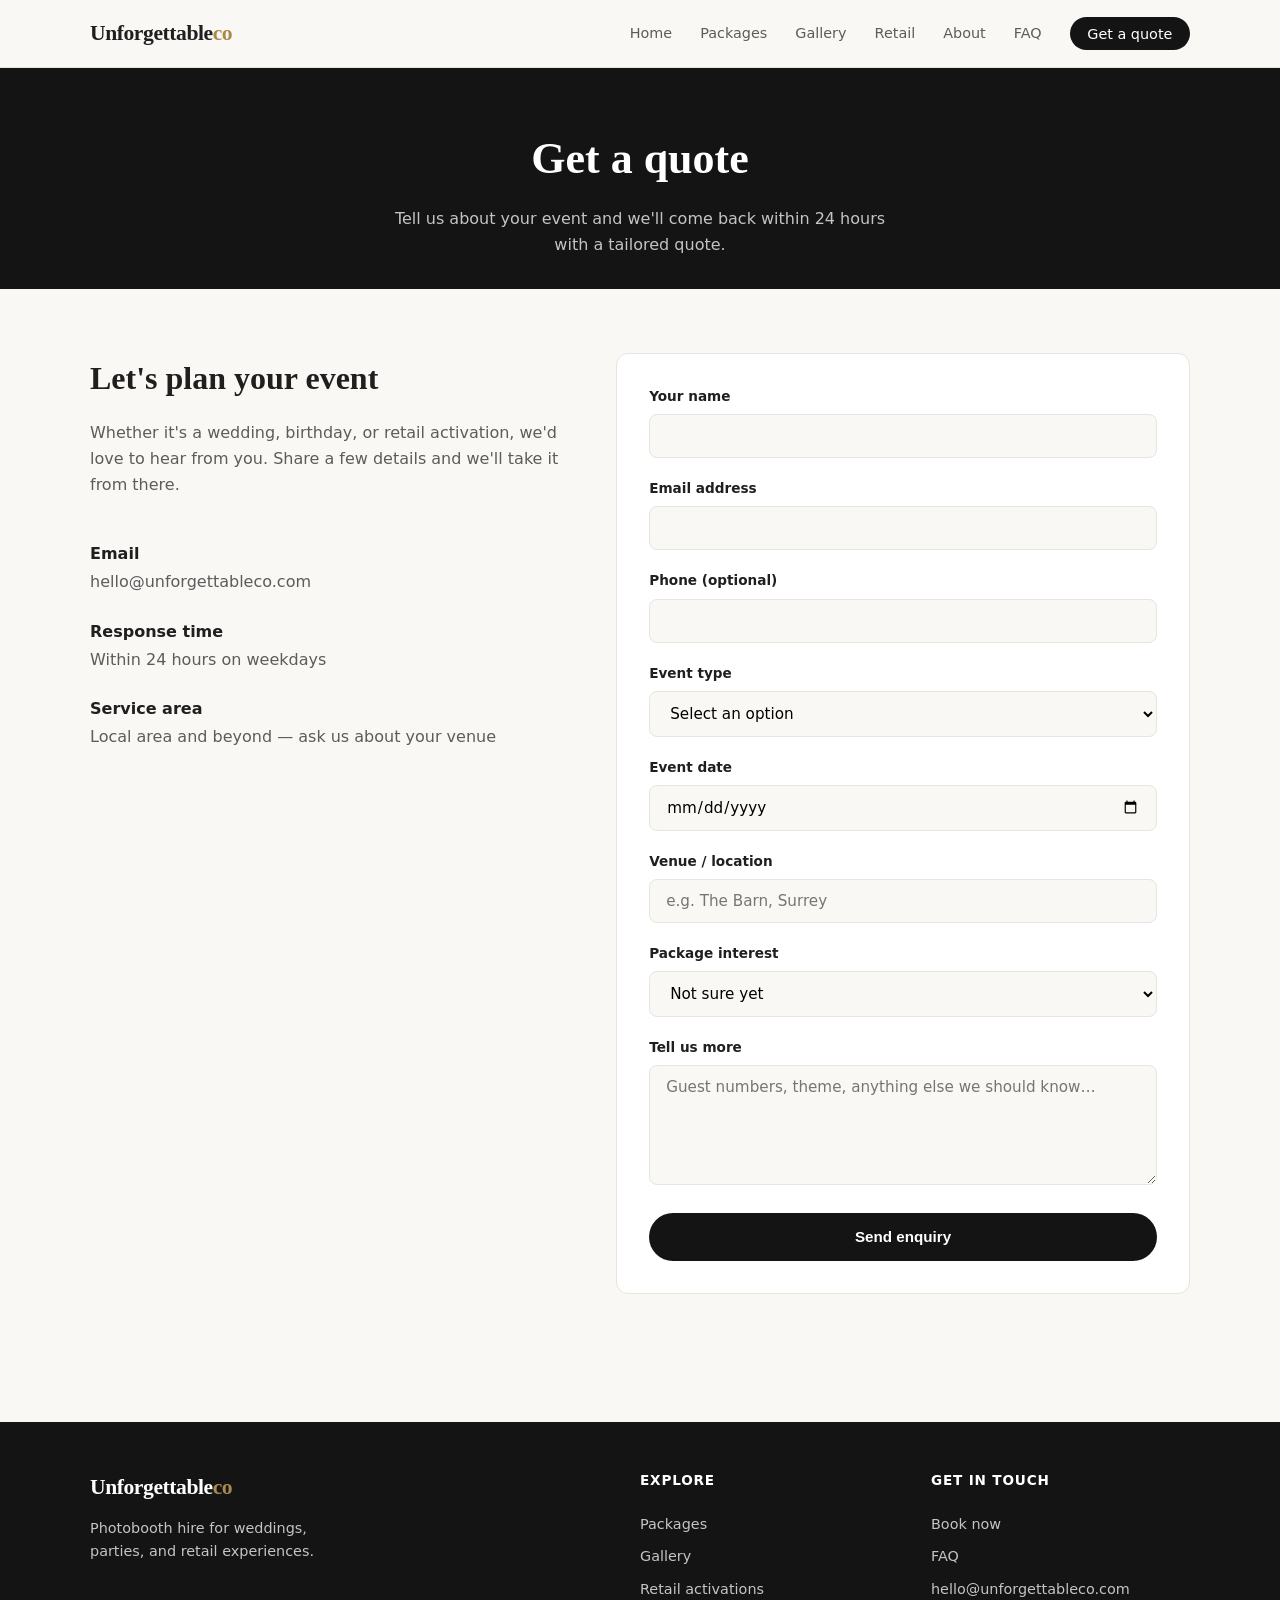
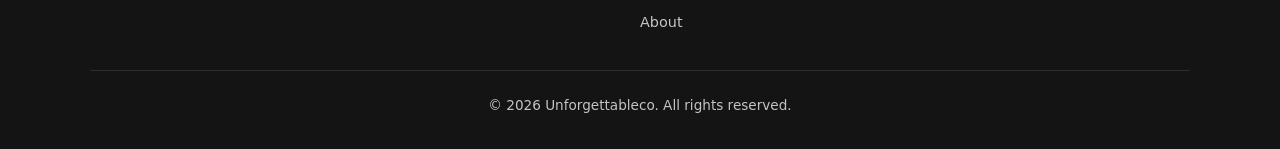
<file: contact.html>
<!DOCTYPE html>
<html lang="en">
<head>
  <meta charset="UTF-8">
  <meta name="viewport" content="width=device-width, initial-scale=1.0">
  <meta name="description" content="Get a quote for photobooth hire from Unforgettableco — weddings, parties, and retail activations.">
  <title>Contact — Unforgettableco</title>
  <link rel="stylesheet" href="css/styles.css">
</head>
<body>
  <header class="site-header">
    <div class="container header-inner">
      <a href="index.html" class="logo">Unforgettable<span>co</span></a>
      <button class="nav-toggle" aria-label="Open menu">☰</button>
      <nav class="site-nav">
        <ul>
          <li><a href="index.html">Home</a></li>
          <li><a href="packages.html">Packages</a></li>
          <li><a href="gallery.html">Gallery</a></li>
          <li><a href="retail.html">Retail</a></li>
          <li><a href="about.html">About</a></li>
          <li><a href="faq.html">FAQ</a></li>
          <li><a href="contact.html" class="nav-cta active">Get a quote</a></li>
        </ul>
      </nav>
    </div>
  </header>

  <main>
    <section class="page-hero">
      <div class="container">
        <h1>Get a quote</h1>
        <p>Tell us about your event and we'll come back within 24 hours with a tailored quote.</p>
      </div>
    </section>

    <section>
      <div class="container contact-layout">
        <div class="contact-info">
          <h2>Let's plan your event</h2>
          <p style="color: var(--color-muted);">Whether it's a wedding, birthday, or retail activation, we'd love to hear from you. Share a few details and we'll take it from there.</p>
          <ul class="contact-details">
            <li>
              <strong>Email</strong>
              <a href="mailto:hello@unforgettableco.com">hello@unforgettableco.com</a>
            </li>
            <li>
              <strong>Response time</strong>
              Within 24 hours on weekdays
            </li>
            <li>
              <strong>Service area</strong>
              Local area and beyond — ask us about your venue
            </li>
          </ul>
        </div>

        <form class="contact-form" action="mailto:hello@unforgettableco.com" method="post" enctype="text/plain">
          <div class="form-group">
            <label for="name">Your name</label>
            <input type="text" id="name" name="name" required>
          </div>
          <div class="form-group">
            <label for="email">Email address</label>
            <input type="email" id="email" name="email" required>
          </div>
          <div class="form-group">
            <label for="phone">Phone (optional)</label>
            <input type="tel" id="phone" name="phone">
          </div>
          <div class="form-group">
            <label for="event-type">Event type</label>
            <select id="event-type" name="event-type" required>
              <option value="">Select an option</option>
              <option value="wedding">Wedding</option>
              <option value="birthday">Birthday party</option>
              <option value="corporate">Corporate event</option>
              <option value="retail">Retail activation</option>
              <option value="other">Other</option>
            </select>
          </div>
          <div class="form-group">
            <label for="date">Event date</label>
            <input type="date" id="date" name="date">
          </div>
          <div class="form-group">
            <label for="venue">Venue / location</label>
            <input type="text" id="venue" name="venue" placeholder="e.g. The Barn, Surrey">
          </div>
          <div class="form-group">
            <label for="package">Package interest</label>
            <select id="package" name="package">
              <option value="">Not sure yet</option>
              <option value="essential">Essential</option>
              <option value="classic">Classic</option>
              <option value="premium">Premium</option>
              <option value="bespoke">Bespoke / retail</option>
            </select>
          </div>
          <div class="form-group">
            <label for="message">Tell us more</label>
            <textarea id="message" name="message" placeholder="Guest numbers, theme, anything else we should know…"></textarea>
          </div>
          <button type="submit" class="btn btn-primary" style="width: 100%;">Send enquiry</button>
        </form>
      </div>
    </section>
  </main>

  <footer class="site-footer">
    <div class="container">
      <div class="footer-grid">
        <div class="footer-brand">
          <div class="logo">Unforgettable<span>co</span></div>
          <p>Photobooth hire for weddings, parties, and retail experiences.</p>
        </div>
        <div class="footer-col">
          <h4>Explore</h4>
          <a href="packages.html">Packages</a>
          <a href="gallery.html">Gallery</a>
          <a href="retail.html">Retail activations</a>
          <a href="about.html">About</a>
        </div>
        <div class="footer-col">
          <h4>Get in touch</h4>
          <a href="contact.html">Book now</a>
          <a href="faq.html">FAQ</a>
          <a href="mailto:hello@unforgettableco.com">hello@unforgettableco.com</a>
        </div>
      </div>
      <div class="footer-bottom">
        <p>&copy; 2026 Unforgettableco. All rights reserved.</p>
      </div>
    </div>
  </footer>

  <script src="js/main.js"></script>
</body>
</html>
</file>
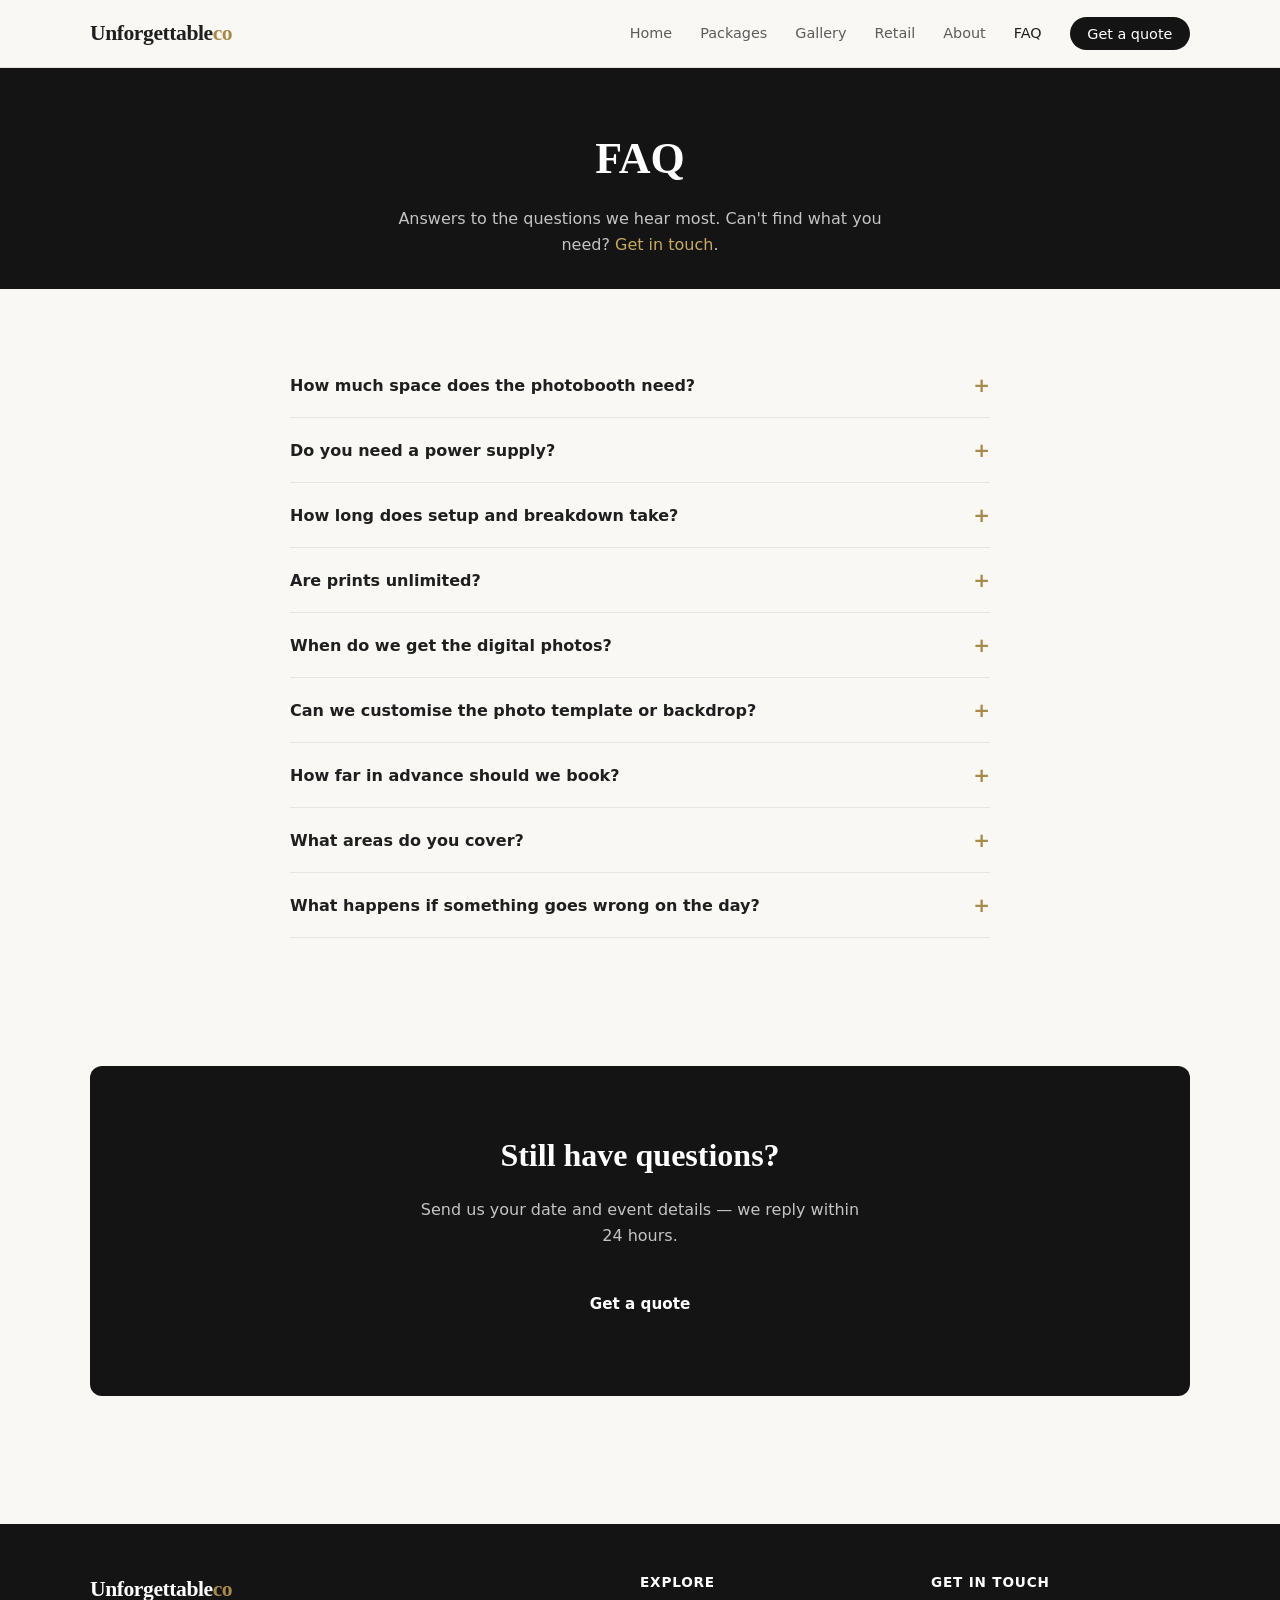
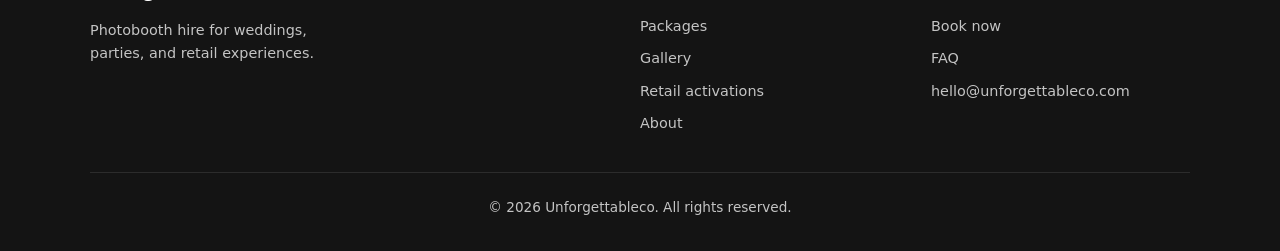
<file: faq.html>
<!DOCTYPE html>
<html lang="en">
<head>
  <meta charset="UTF-8">
  <meta name="viewport" content="width=device-width, initial-scale=1.0">
  <meta name="description" content="Frequently asked questions about hiring a photobooth from Unforgettableco.">
  <title>FAQ — Unforgettableco</title>
  <link rel="stylesheet" href="css/styles.css">
</head>
<body>
  <header class="site-header">
    <div class="container header-inner">
      <a href="index.html" class="logo">Unforgettable<span>co</span></a>
      <button class="nav-toggle" aria-label="Open menu">☰</button>
      <nav class="site-nav">
        <ul>
          <li><a href="index.html">Home</a></li>
          <li><a href="packages.html">Packages</a></li>
          <li><a href="gallery.html">Gallery</a></li>
          <li><a href="retail.html">Retail</a></li>
          <li><a href="about.html">About</a></li>
          <li><a href="faq.html" class="active">FAQ</a></li>
          <li><a href="contact.html" class="nav-cta">Get a quote</a></li>
        </ul>
      </nav>
    </div>
  </header>

  <main>
    <section class="page-hero">
      <div class="container">
        <h1>FAQ</h1>
        <p>Answers to the questions we hear most. Can't find what you need? <a href="contact.html" style="color: var(--color-accent);">Get in touch</a>.</p>
      </div>
    </section>

    <section>
      <div class="container">
        <div class="faq-list">
          <div class="faq-item">
            <button class="faq-question">How much space does the photobooth need?</button>
            <div class="faq-answer">
              <p>Our open-air setup needs roughly 2m × 2m plus space for a short queue. Enclosed booths need about 2.5m × 2.5m. We'll confirm exact requirements when you book and can advise on the best spot at your venue.</p>
            </div>
          </div>
          <div class="faq-item">
            <button class="faq-question">Do you need a power supply?</button>
            <div class="faq-answer">
              <p>Yes — we need access to a standard mains socket within 5 metres of the setup area. For outdoor events, let us know early so we can plan accordingly.</p>
            </div>
          </div>
          <div class="faq-item">
            <button class="faq-question">How long does setup and breakdown take?</button>
            <div class="faq-answer">
              <p>We typically arrive 60–90 minutes before your hire start time to set up, and take around 45 minutes to pack down afterwards. This is included in your package at no extra cost.</p>
            </div>
          </div>
          <div class="faq-item">
            <button class="faq-question">Are prints unlimited?</button>
            <div class="faq-answer">
              <p>Yes. During your hire window, guests can take as many photo strips as they like. We bring plenty of paper and monitor stock throughout the event.</p>
            </div>
          </div>
          <div class="faq-item">
            <button class="faq-question">When do we get the digital photos?</button>
            <div class="faq-answer">
              <p>Photos are uploaded to your private online gallery within 48 hours of the event. You'll receive a link to view, download, and share with guests.</p>
            </div>
          </div>
          <div class="faq-item">
            <button class="faq-question">Can we customise the photo template or backdrop?</button>
            <div class="faq-answer">
              <p>Absolutely. Our Classic and Premium packages include custom backdrops. Premium also includes a branded photo template — popular for weddings and retail activations. We'll work with you on the design before the event.</p>
            </div>
          </div>
          <div class="faq-item">
            <button class="faq-question">How far in advance should we book?</button>
            <div class="faq-answer">
              <p>We recommend booking at least 4–6 weeks ahead, especially for summer weddings and December parties. Popular dates go quickly — if your date is fixed, enquire as early as you can.</p>
            </div>
          </div>
          <div class="faq-item">
            <button class="faq-question">What areas do you cover?</button>
            <div class="faq-answer">
              <p>We cover the local area as standard. For weddings and retail activations further afield, travel may apply — we'll include this in your quote so there are no surprises.</p>
            </div>
          </div>
          <div class="faq-item">
            <button class="faq-question">What happens if something goes wrong on the day?</button>
            <div class="faq-answer">
              <p>Our attendant is trained to handle common issues on the spot. We carry backup equipment and spare supplies. In the unlikely event of a serious fault, we'll do everything we can to resolve it quickly or offer a fair remedy.</p>
            </div>
          </div>
        </div>
      </div>
    </section>

    <section>
      <div class="container">
        <div class="cta-band">
          <h2>Still have questions?</h2>
          <p>Send us your date and event details — we reply within 24 hours.</p>
          <a href="contact.html" class="btn btn-primary">Get a quote</a>
        </div>
      </div>
    </section>
  </main>

  <footer class="site-footer">
    <div class="container">
      <div class="footer-grid">
        <div class="footer-brand">
          <div class="logo">Unforgettable<span>co</span></div>
          <p>Photobooth hire for weddings, parties, and retail experiences.</p>
        </div>
        <div class="footer-col">
          <h4>Explore</h4>
          <a href="packages.html">Packages</a>
          <a href="gallery.html">Gallery</a>
          <a href="retail.html">Retail activations</a>
          <a href="about.html">About</a>
        </div>
        <div class="footer-col">
          <h4>Get in touch</h4>
          <a href="contact.html">Book now</a>
          <a href="faq.html">FAQ</a>
          <a href="mailto:hello@unforgettableco.com">hello@unforgettableco.com</a>
        </div>
      </div>
      <div class="footer-bottom">
        <p>&copy; 2026 Unforgettableco. All rights reserved.</p>
      </div>
    </div>
  </footer>

  <script src="js/main.js"></script>
</body>
</html>
</file>
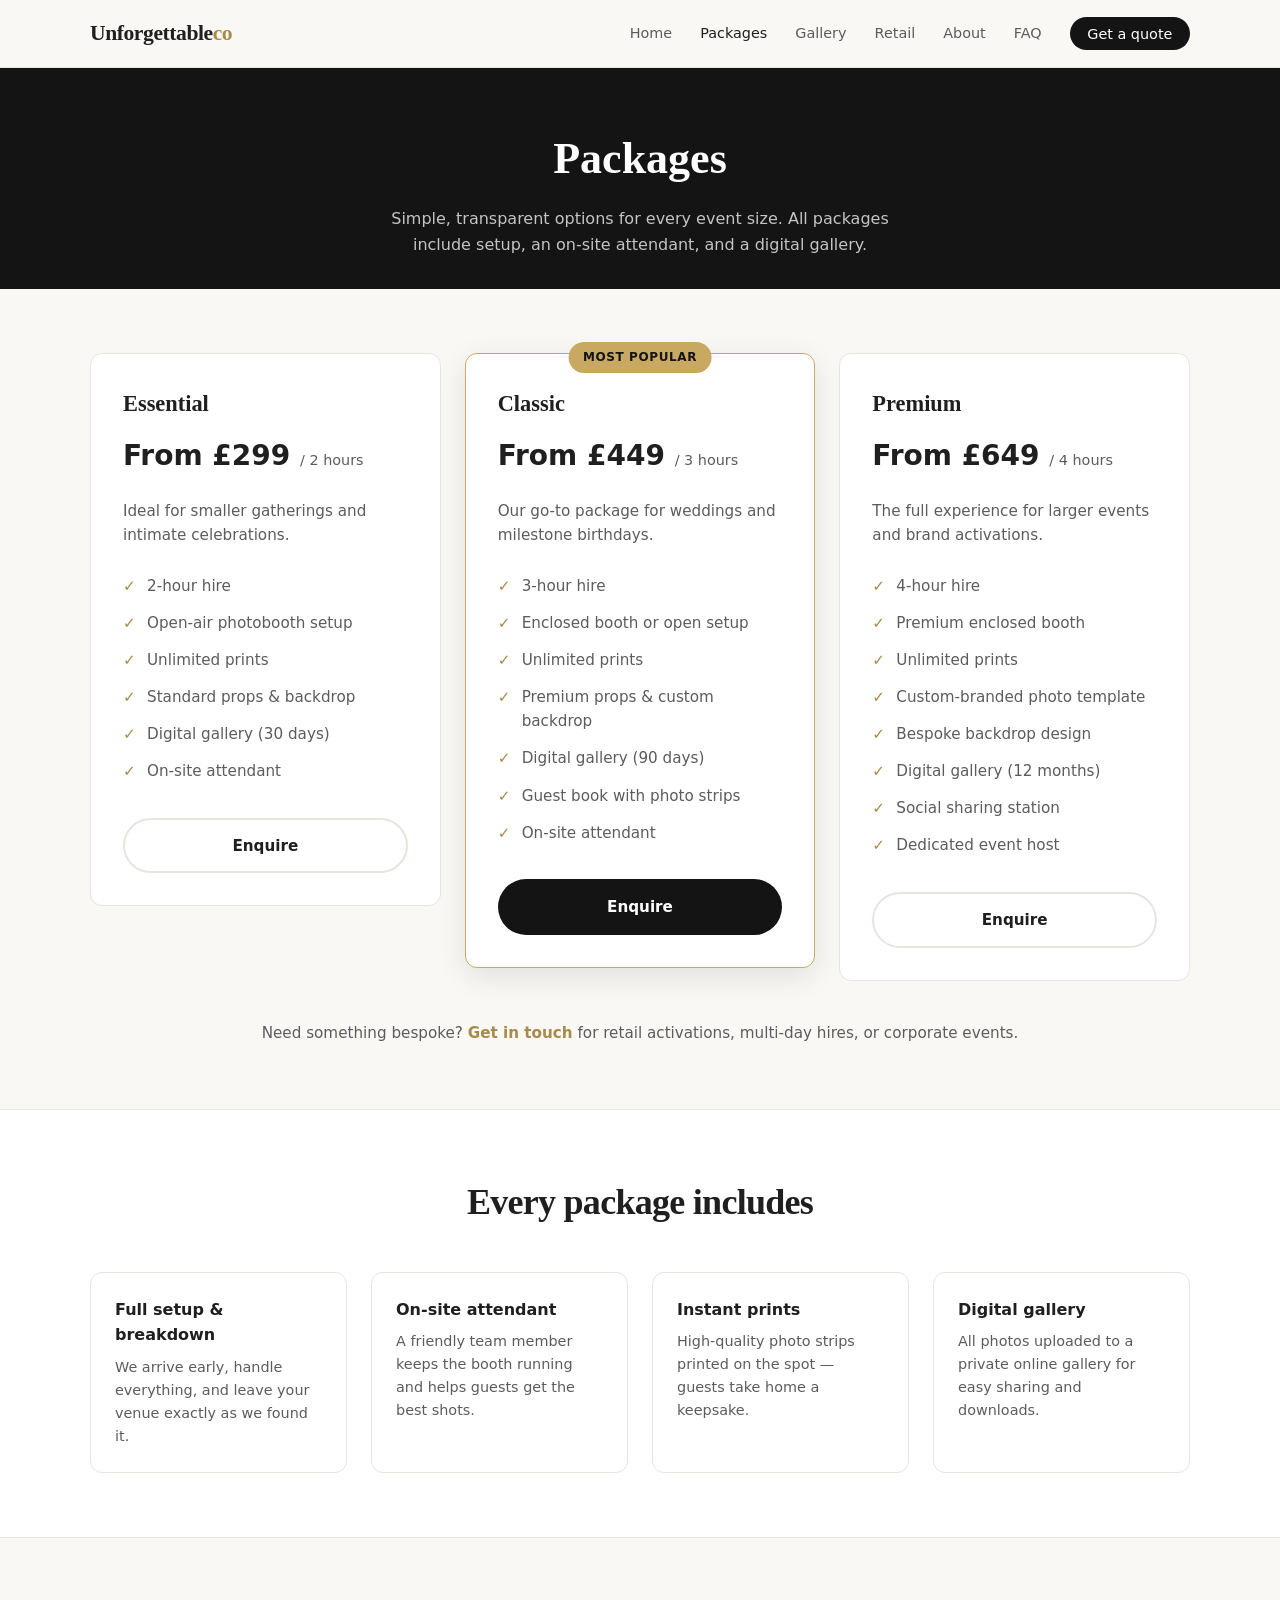
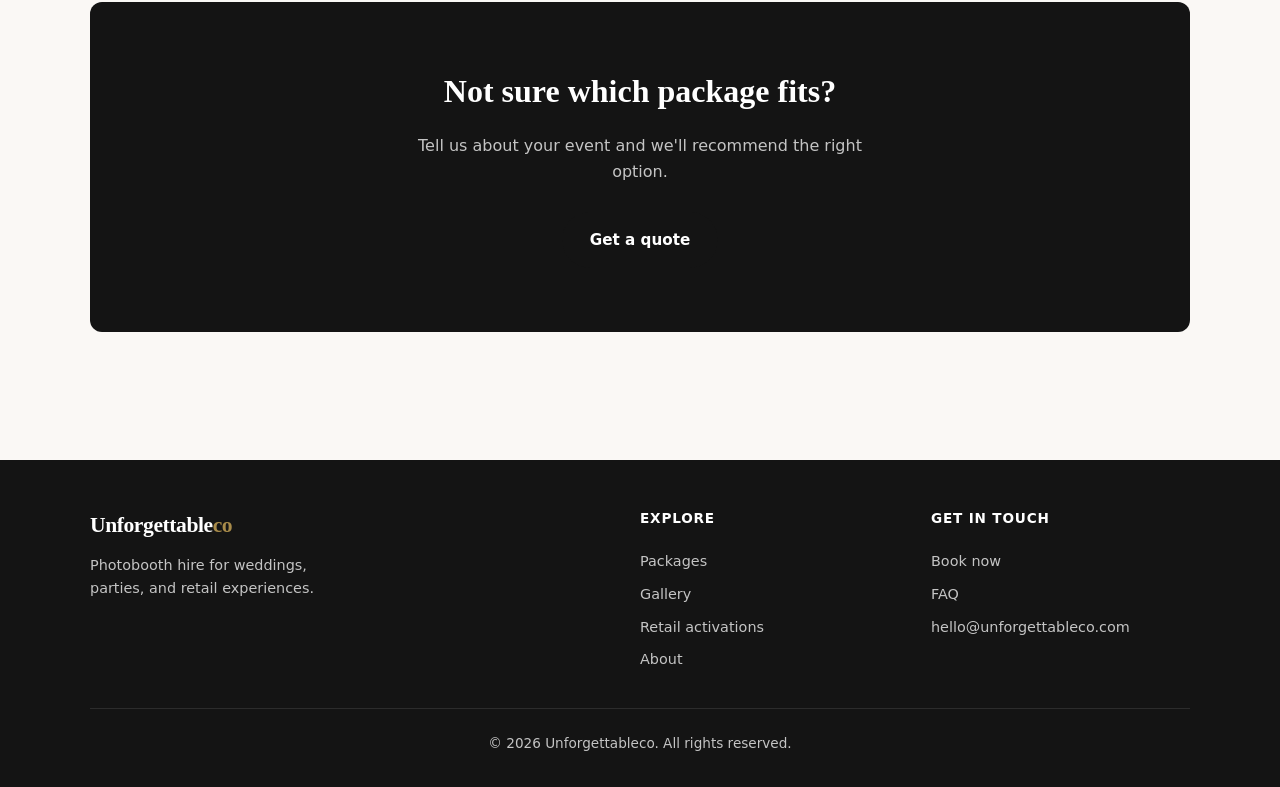
<file: packages.html>
<!DOCTYPE html>
<html lang="en">
<head>
  <meta charset="UTF-8">
  <meta name="viewport" content="width=device-width, initial-scale=1.0">
  <meta name="description" content="Photobooth hire packages from Unforgettableco — options for weddings, parties, and events.">
  <title>Packages — Unforgettableco</title>
  <link rel="stylesheet" href="css/styles.css">
</head>
<body>
  <header class="site-header">
    <div class="container header-inner">
      <a href="index.html" class="logo">Unforgettable<span>co</span></a>
      <button class="nav-toggle" aria-label="Open menu">☰</button>
      <nav class="site-nav">
        <ul>
          <li><a href="index.html">Home</a></li>
          <li><a href="packages.html" class="active">Packages</a></li>
          <li><a href="gallery.html">Gallery</a></li>
          <li><a href="retail.html">Retail</a></li>
          <li><a href="about.html">About</a></li>
          <li><a href="faq.html">FAQ</a></li>
          <li><a href="contact.html" class="nav-cta">Get a quote</a></li>
        </ul>
      </nav>
    </div>
  </header>

  <main>
    <section class="page-hero">
      <div class="container">
        <h1>Packages</h1>
        <p>Simple, transparent options for every event size. All packages include setup, an on-site attendant, and a digital gallery.</p>
      </div>
    </section>

    <section>
      <div class="container">
        <div class="package-grid">
          <article class="package-card">
            <h3>Essential</h3>
            <p class="price">From £299 <span>/ 2 hours</span></p>
            <p style="color: var(--color-muted); font-size: 0.95rem;">Ideal for smaller gatherings and intimate celebrations.</p>
            <ul>
              <li>2-hour hire</li>
              <li>Open-air photobooth setup</li>
              <li>Unlimited prints</li>
              <li>Standard props &amp; backdrop</li>
              <li>Digital gallery (30 days)</li>
              <li>On-site attendant</li>
            </ul>
            <a href="contact.html" class="btn btn-secondary" style="width: 100%;">Enquire</a>
          </article>

          <article class="package-card featured">
            <span class="tag">Most popular</span>
            <h3>Classic</h3>
            <p class="price">From £449 <span>/ 3 hours</span></p>
            <p style="color: var(--color-muted); font-size: 0.95rem;">Our go-to package for weddings and milestone birthdays.</p>
            <ul>
              <li>3-hour hire</li>
              <li>Enclosed booth or open setup</li>
              <li>Unlimited prints</li>
              <li>Premium props &amp; custom backdrop</li>
              <li>Digital gallery (90 days)</li>
              <li>Guest book with photo strips</li>
              <li>On-site attendant</li>
            </ul>
            <a href="contact.html" class="btn btn-primary" style="width: 100%;">Enquire</a>
          </article>

          <article class="package-card">
            <h3>Premium</h3>
            <p class="price">From £649 <span>/ 4 hours</span></p>
            <p style="color: var(--color-muted); font-size: 0.95rem;">The full experience for larger events and brand activations.</p>
            <ul>
              <li>4-hour hire</li>
              <li>Premium enclosed booth</li>
              <li>Unlimited prints</li>
              <li>Custom-branded photo template</li>
              <li>Bespoke backdrop design</li>
              <li>Digital gallery (12 months)</li>
              <li>Social sharing station</li>
              <li>Dedicated event host</li>
            </ul>
            <a href="contact.html" class="btn btn-secondary" style="width: 100%;">Enquire</a>
          </article>
        </div>

        <p style="text-align: center; margin-top: 2.5rem; color: var(--color-muted); font-size: 0.95rem;">
          Need something bespoke? <a href="contact.html" style="color: var(--color-accent-dark); font-weight: 600;">Get in touch</a> for retail activations, multi-day hires, or corporate events.
        </p>
      </div>
    </section>

    <section style="background: var(--color-surface); border-block: 1px solid var(--color-border);">
      <div class="container">
        <div class="section-header">
          <h2>Every package includes</h2>
        </div>
        <div class="feature-list">
          <div class="feature-item">
            <h3>Full setup &amp; breakdown</h3>
            <p>We arrive early, handle everything, and leave your venue exactly as we found it.</p>
          </div>
          <div class="feature-item">
            <h3>On-site attendant</h3>
            <p>A friendly team member keeps the booth running and helps guests get the best shots.</p>
          </div>
          <div class="feature-item">
            <h3>Instant prints</h3>
            <p>High-quality photo strips printed on the spot — guests take home a keepsake.</p>
          </div>
          <div class="feature-item">
            <h3>Digital gallery</h3>
            <p>All photos uploaded to a private online gallery for easy sharing and downloads.</p>
          </div>
        </div>
      </div>
    </section>

    <section>
      <div class="container">
        <div class="cta-band">
          <h2>Not sure which package fits?</h2>
          <p>Tell us about your event and we'll recommend the right option.</p>
          <a href="contact.html" class="btn btn-primary">Get a quote</a>
        </div>
      </div>
    </section>
  </main>

  <footer class="site-footer">
    <div class="container">
      <div class="footer-grid">
        <div class="footer-brand">
          <div class="logo">Unforgettable<span>co</span></div>
          <p>Photobooth hire for weddings, parties, and retail experiences.</p>
        </div>
        <div class="footer-col">
          <h4>Explore</h4>
          <a href="packages.html">Packages</a>
          <a href="gallery.html">Gallery</a>
          <a href="retail.html">Retail activations</a>
          <a href="about.html">About</a>
        </div>
        <div class="footer-col">
          <h4>Get in touch</h4>
          <a href="contact.html">Book now</a>
          <a href="faq.html">FAQ</a>
          <a href="mailto:hello@unforgettableco.com">hello@unforgettableco.com</a>
        </div>
      </div>
      <div class="footer-bottom">
        <p>&copy; 2026 Unforgettableco. All rights reserved.</p>
      </div>
    </div>
  </footer>

  <script src="js/main.js"></script>
</body>
</html>
</file>
<file: css/styles.css>
:root {
  --color-bg: #faf8f5;
  --color-surface: #ffffff;
  --color-text: #1f1f1f;
  --color-muted: #5c5c5c;
  --color-accent: #c9a962;
  --color-accent-dark: #a88b4a;
  --color-dark: #141414;
  --color-border: #e8e4de;
  --font-sans: system-ui, -apple-system, "Segoe UI", sans-serif;
  --font-display: Georgia, "Times New Roman", serif;
  --shadow-sm: 0 2px 8px rgba(0, 0, 0, 0.06);
  --shadow-md: 0 8px 30px rgba(0, 0, 0, 0.1);
  --radius: 12px;
  --max-width: 1100px;
}

*,
*::before,
*::after {
  margin: 0;
  padding: 0;
  box-sizing: border-box;
}

html {
  scroll-behavior: smooth;
}

body {
  font-family: var(--font-sans);
  background: var(--color-bg);
  color: var(--color-text);
  line-height: 1.6;
}

img {
  max-width: 100%;
  display: block;
}

a {
  color: inherit;
  text-decoration: none;
}

ul {
  list-style: none;
}

.container {
  width: min(100% - 2rem, var(--max-width));
  margin-inline: auto;
}

/* Header */
.site-header {
  position: sticky;
  top: 0;
  z-index: 100;
  background: rgba(250, 248, 245, 0.92);
  backdrop-filter: blur(10px);
  border-bottom: 1px solid var(--color-border);
}

.header-inner {
  display: flex;
  align-items: center;
  justify-content: space-between;
  padding: 1rem 0;
  gap: 1rem;
}

.logo {
  font-family: var(--font-display);
  font-size: 1.35rem;
  font-weight: 600;
  letter-spacing: -0.02em;
}

.logo span {
  color: var(--color-accent-dark);
}

.nav-toggle {
  display: none;
  background: none;
  border: none;
  font-size: 1.5rem;
  cursor: pointer;
  padding: 0.25rem;
}

.site-nav ul {
  display: flex;
  align-items: center;
  gap: 1.75rem;
}

.site-nav a {
  font-size: 0.9rem;
  font-weight: 500;
  color: var(--color-muted);
  transition: color 0.2s;
}

.site-nav a:hover,
.site-nav a.active {
  color: var(--color-text);
}

.nav-cta {
  background: var(--color-dark);
  color: #fff !important;
  padding: 0.55rem 1.1rem;
  border-radius: 999px;
  transition: background 0.2s !important;
}

.nav-cta:hover {
  background: var(--color-accent-dark) !important;
  color: #fff !important;
}

/* Hero */
.hero {
  padding: 5rem 0 4rem;
  text-align: center;
}

.hero-badge {
  display: inline-block;
  font-size: 0.8rem;
  font-weight: 600;
  letter-spacing: 0.08em;
  text-transform: uppercase;
  color: var(--color-accent-dark);
  margin-bottom: 1rem;
}

.hero h1 {
  font-family: var(--font-display);
  font-size: clamp(2.25rem, 5vw, 3.5rem);
  line-height: 1.15;
  letter-spacing: -0.03em;
  max-width: 18ch;
  margin-inline: auto;
}

.hero p {
  margin-top: 1.25rem;
  font-size: 1.1rem;
  color: var(--color-muted);
  max-width: 52ch;
  margin-inline: auto;
}

.hero-actions {
  margin-top: 2rem;
  display: flex;
  flex-wrap: wrap;
  gap: 1rem;
  justify-content: center;
}

/* Buttons */
.btn {
  display: inline-flex;
  align-items: center;
  justify-content: center;
  padding: 0.85rem 1.6rem;
  font-size: 0.95rem;
  font-weight: 600;
  border-radius: 999px;
  border: 2px solid transparent;
  cursor: pointer;
  transition: all 0.2s;
}

.btn-primary {
  background: var(--color-dark);
  color: #fff;
}

.btn-primary:hover {
  background: var(--color-accent-dark);
}

.btn-secondary {
  background: transparent;
  color: var(--color-text);
  border-color: var(--color-border);
}

.btn-secondary:hover {
  border-color: var(--color-accent);
  color: var(--color-accent-dark);
}

/* Sections */
section {
  padding: 4rem 0;
}

.section-header {
  text-align: center;
  margin-bottom: 2.5rem;
}

.section-header h2 {
  font-family: var(--font-display);
  font-size: clamp(1.75rem, 3vw, 2.25rem);
  letter-spacing: -0.02em;
}

.section-header p {
  margin-top: 0.75rem;
  color: var(--color-muted);
  max-width: 50ch;
  margin-inline: auto;
}

/* Cards grid */
.card-grid {
  display: grid;
  grid-template-columns: repeat(auto-fit, minmax(260px, 1fr));
  gap: 1.5rem;
}

.card {
  background: var(--color-surface);
  border: 1px solid var(--color-border);
  border-radius: var(--radius);
  overflow: hidden;
  box-shadow: var(--shadow-sm);
  transition: transform 0.2s, box-shadow 0.2s;
}

.card:hover {
  transform: translateY(-4px);
  box-shadow: var(--shadow-md);
}

.card-image {
  aspect-ratio: 4 / 3;
  object-fit: cover;
  width: 100%;
}

.card-body {
  padding: 1.5rem;
}

.card-body h3 {
  font-family: var(--font-display);
  font-size: 1.25rem;
  margin-bottom: 0.5rem;
}

.card-body p {
  color: var(--color-muted);
  font-size: 0.95rem;
}

/* Event types */
.event-grid {
  display: grid;
  grid-template-columns: repeat(auto-fit, minmax(280px, 1fr));
  gap: 1.5rem;
}

.event-card {
  padding: 2rem;
  background: var(--color-surface);
  border: 1px solid var(--color-border);
  border-radius: var(--radius);
}

.event-card .icon {
  font-size: 2rem;
  margin-bottom: 1rem;
}

.event-card h3 {
  font-family: var(--font-display);
  font-size: 1.2rem;
  margin-bottom: 0.5rem;
}

.event-card p {
  color: var(--color-muted);
  font-size: 0.95rem;
}

/* Packages */
.package-grid {
  display: grid;
  grid-template-columns: repeat(auto-fit, minmax(280px, 1fr));
  gap: 1.5rem;
  align-items: start;
}

.package-card {
  background: var(--color-surface);
  border: 1px solid var(--color-border);
  border-radius: var(--radius);
  padding: 2rem;
  position: relative;
}

.package-card.featured {
  border-color: var(--color-accent);
  box-shadow: var(--shadow-md);
}

.package-card .tag {
  position: absolute;
  top: -0.75rem;
  left: 50%;
  transform: translateX(-50%);
  background: var(--color-accent);
  color: var(--color-dark);
  font-size: 0.75rem;
  font-weight: 700;
  letter-spacing: 0.05em;
  text-transform: uppercase;
  padding: 0.35rem 0.9rem;
  border-radius: 999px;
}

.package-card h3 {
  font-family: var(--font-display);
  font-size: 1.4rem;
}

.package-card .price {
  margin: 0.75rem 0 1.25rem;
  font-size: 1.75rem;
  font-weight: 700;
}

.package-card .price span {
  font-size: 0.9rem;
  font-weight: 400;
  color: var(--color-muted);
}

.package-card ul {
  margin: 1.25rem 0 1.75rem;
}

.package-card li {
  padding: 0.4rem 0;
  padding-left: 1.5rem;
  position: relative;
  color: var(--color-muted);
  font-size: 0.95rem;
}

.package-card li::before {
  content: "✓";
  position: absolute;
  left: 0;
  color: var(--color-accent-dark);
  font-weight: 700;
}

/* Gallery */
.gallery-grid {
  display: grid;
  grid-template-columns: repeat(auto-fill, minmax(240px, 1fr));
  gap: 1rem;
}

.gallery-item {
  position: relative;
  border-radius: var(--radius);
  overflow: hidden;
  aspect-ratio: 1;
}

.gallery-item img {
  width: 100%;
  height: 100%;
  object-fit: cover;
  transition: transform 0.3s;
}

.gallery-item:hover img {
  transform: scale(1.05);
}

.gallery-item .label {
  position: absolute;
  bottom: 0;
  left: 0;
  right: 0;
  padding: 1rem;
  background: linear-gradient(transparent, rgba(0, 0, 0, 0.7));
  color: #fff;
  font-size: 0.85rem;
  font-weight: 600;
}

/* FAQ */
.faq-list {
  max-width: 700px;
  margin-inline: auto;
}

.faq-item {
  border-bottom: 1px solid var(--color-border);
}

.faq-question {
  width: 100%;
  display: flex;
  align-items: center;
  justify-content: space-between;
  gap: 1rem;
  padding: 1.25rem 0;
  background: none;
  border: none;
  font-family: inherit;
  font-size: 1rem;
  font-weight: 600;
  text-align: left;
  cursor: pointer;
  color: var(--color-text);
}

.faq-question::after {
  content: "+";
  font-size: 1.25rem;
  color: var(--color-accent-dark);
  flex-shrink: 0;
}

.faq-item.open .faq-question::after {
  content: "−";
}

.faq-answer {
  max-height: 0;
  overflow: hidden;
  transition: max-height 0.3s ease;
}

.faq-answer p {
  padding-bottom: 1.25rem;
  color: var(--color-muted);
  font-size: 0.95rem;
}

.faq-item.open .faq-answer {
  max-height: 300px;
}

/* Contact */
.contact-layout {
  display: grid;
  grid-template-columns: 1fr 1.2fr;
  gap: 3rem;
  align-items: start;
}

.contact-info h2 {
  font-family: var(--font-display);
  font-size: 2rem;
  margin-bottom: 1rem;
}

.contact-details {
  margin-top: 2rem;
}

.contact-details li {
  padding: 0.75rem 0;
  color: var(--color-muted);
}

.contact-details strong {
  display: block;
  color: var(--color-text);
  margin-bottom: 0.15rem;
}

.contact-form {
  background: var(--color-surface);
  border: 1px solid var(--color-border);
  border-radius: var(--radius);
  padding: 2rem;
}

.form-group {
  margin-bottom: 1.25rem;
}

.form-group label {
  display: block;
  font-size: 0.85rem;
  font-weight: 600;
  margin-bottom: 0.4rem;
}

.form-group input,
.form-group select,
.form-group textarea {
  width: 100%;
  padding: 0.75rem 1rem;
  border: 1px solid var(--color-border);
  border-radius: 8px;
  font-family: inherit;
  font-size: 0.95rem;
  background: var(--color-bg);
}

.form-group textarea {
  min-height: 120px;
  resize: vertical;
}

.form-group input:focus,
.form-group select:focus,
.form-group textarea:focus {
  outline: 2px solid var(--color-accent);
  outline-offset: 1px;
}

/* Page hero (inner pages) */
.page-hero {
  padding: 3.5rem 0 2rem;
  text-align: center;
  background: var(--color-dark);
  color: #fff;
}

.page-hero h1 {
  font-family: var(--font-display);
  font-size: clamp(2rem, 4vw, 2.75rem);
}

.page-hero p {
  margin-top: 0.75rem;
  color: rgba(255, 255, 255, 0.75);
  max-width: 50ch;
  margin-inline: auto;
}

/* About */
.about-content {
  display: grid;
  grid-template-columns: 1fr 1fr;
  gap: 3rem;
  align-items: center;
}

.about-content img {
  border-radius: var(--radius);
  aspect-ratio: 4 / 3;
  object-fit: cover;
}

.about-content h2 {
  font-family: var(--font-display);
  font-size: 1.75rem;
  margin-bottom: 1rem;
}

.about-content p {
  color: var(--color-muted);
  margin-bottom: 1rem;
}

.values-grid {
  display: grid;
  grid-template-columns: repeat(auto-fit, minmax(200px, 1fr));
  gap: 1.5rem;
  margin-top: 3rem;
}

.value-item h3 {
  font-size: 1rem;
  margin-bottom: 0.35rem;
}

.value-item p {
  font-size: 0.9rem;
  color: var(--color-muted);
}

/* CTA band */
.cta-band {
  background: var(--color-dark);
  color: #fff;
  text-align: center;
  padding: 4rem 2rem;
  border-radius: var(--radius);
}

.cta-band h2 {
  font-family: var(--font-display);
  font-size: clamp(1.5rem, 3vw, 2rem);
}

.cta-band p {
  margin: 1rem auto 1.75rem;
  color: rgba(255, 255, 255, 0.75);
  max-width: 45ch;
}

/* Testimonial */
.testimonial {
  text-align: center;
  max-width: 600px;
  margin-inline: auto;
}

.testimonial blockquote {
  font-family: var(--font-display);
  font-size: 1.35rem;
  font-style: italic;
  line-height: 1.5;
}

.testimonial cite {
  display: block;
  margin-top: 1rem;
  font-size: 0.9rem;
  color: var(--color-muted);
  font-style: normal;
}

/* Footer */
.site-footer {
  background: var(--color-dark);
  color: rgba(255, 255, 255, 0.75);
  padding: 3rem 0 2rem;
  margin-top: 4rem;
}

.footer-grid {
  display: grid;
  grid-template-columns: 2fr 1fr 1fr;
  gap: 2rem;
  margin-bottom: 2rem;
}

.footer-brand .logo {
  color: #fff;
  margin-bottom: 0.75rem;
}

.footer-brand p {
  font-size: 0.9rem;
  max-width: 30ch;
}

.footer-col h4 {
  color: #fff;
  font-size: 0.85rem;
  text-transform: uppercase;
  letter-spacing: 0.06em;
  margin-bottom: 1rem;
}

.footer-col a {
  display: block;
  font-size: 0.9rem;
  padding: 0.3rem 0;
  transition: color 0.2s;
}

.footer-col a:hover {
  color: var(--color-accent);
}

.footer-bottom {
  border-top: 1px solid rgba(255, 255, 255, 0.1);
  padding-top: 1.5rem;
  font-size: 0.85rem;
  text-align: center;
}

/* Retail page specifics */
.feature-list {
  display: grid;
  grid-template-columns: repeat(auto-fit, minmax(240px, 1fr));
  gap: 1.5rem;
}

.feature-item {
  padding: 1.5rem;
  background: var(--color-surface);
  border: 1px solid var(--color-border);
  border-radius: var(--radius);
}

.feature-item h3 {
  font-size: 1rem;
  margin-bottom: 0.5rem;
}

.feature-item p {
  font-size: 0.9rem;
  color: var(--color-muted);
}

/* Responsive */
@media (max-width: 768px) {
  .nav-toggle {
    display: block;
  }

  .site-nav {
    display: none;
    position: absolute;
    top: 100%;
    left: 0;
    right: 0;
    background: var(--color-bg);
    border-bottom: 1px solid var(--color-border);
    padding: 1rem;
  }

  .site-nav.open {
    display: block;
  }

  .site-nav ul {
    flex-direction: column;
    align-items: stretch;
    gap: 0.5rem;
  }

  .site-nav a {
    display: block;
    padding: 0.6rem 0;
  }

  .header-inner {
    position: relative;
  }

  .contact-layout,
  .about-content {
    grid-template-columns: 1fr;
  }

  .footer-grid {
    grid-template-columns: 1fr;
    gap: 1.5rem;
  }
}
</file>
